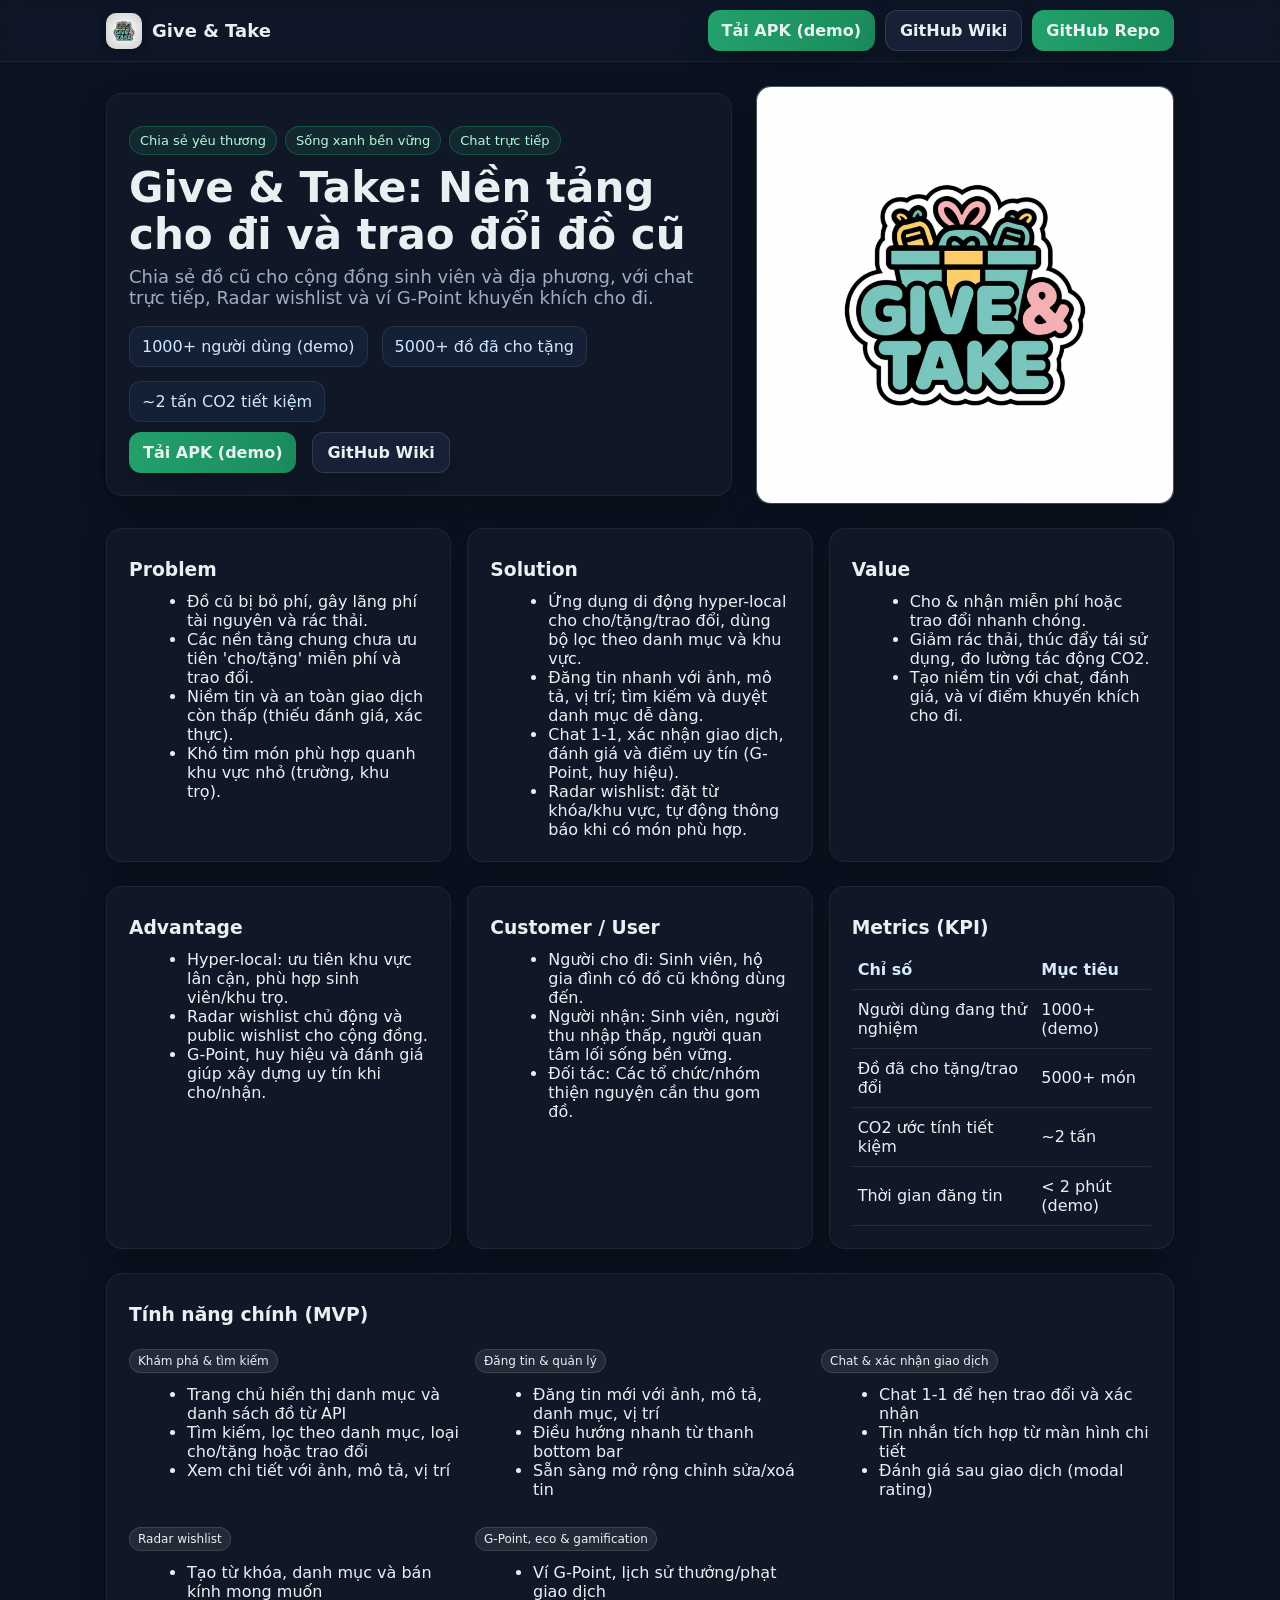
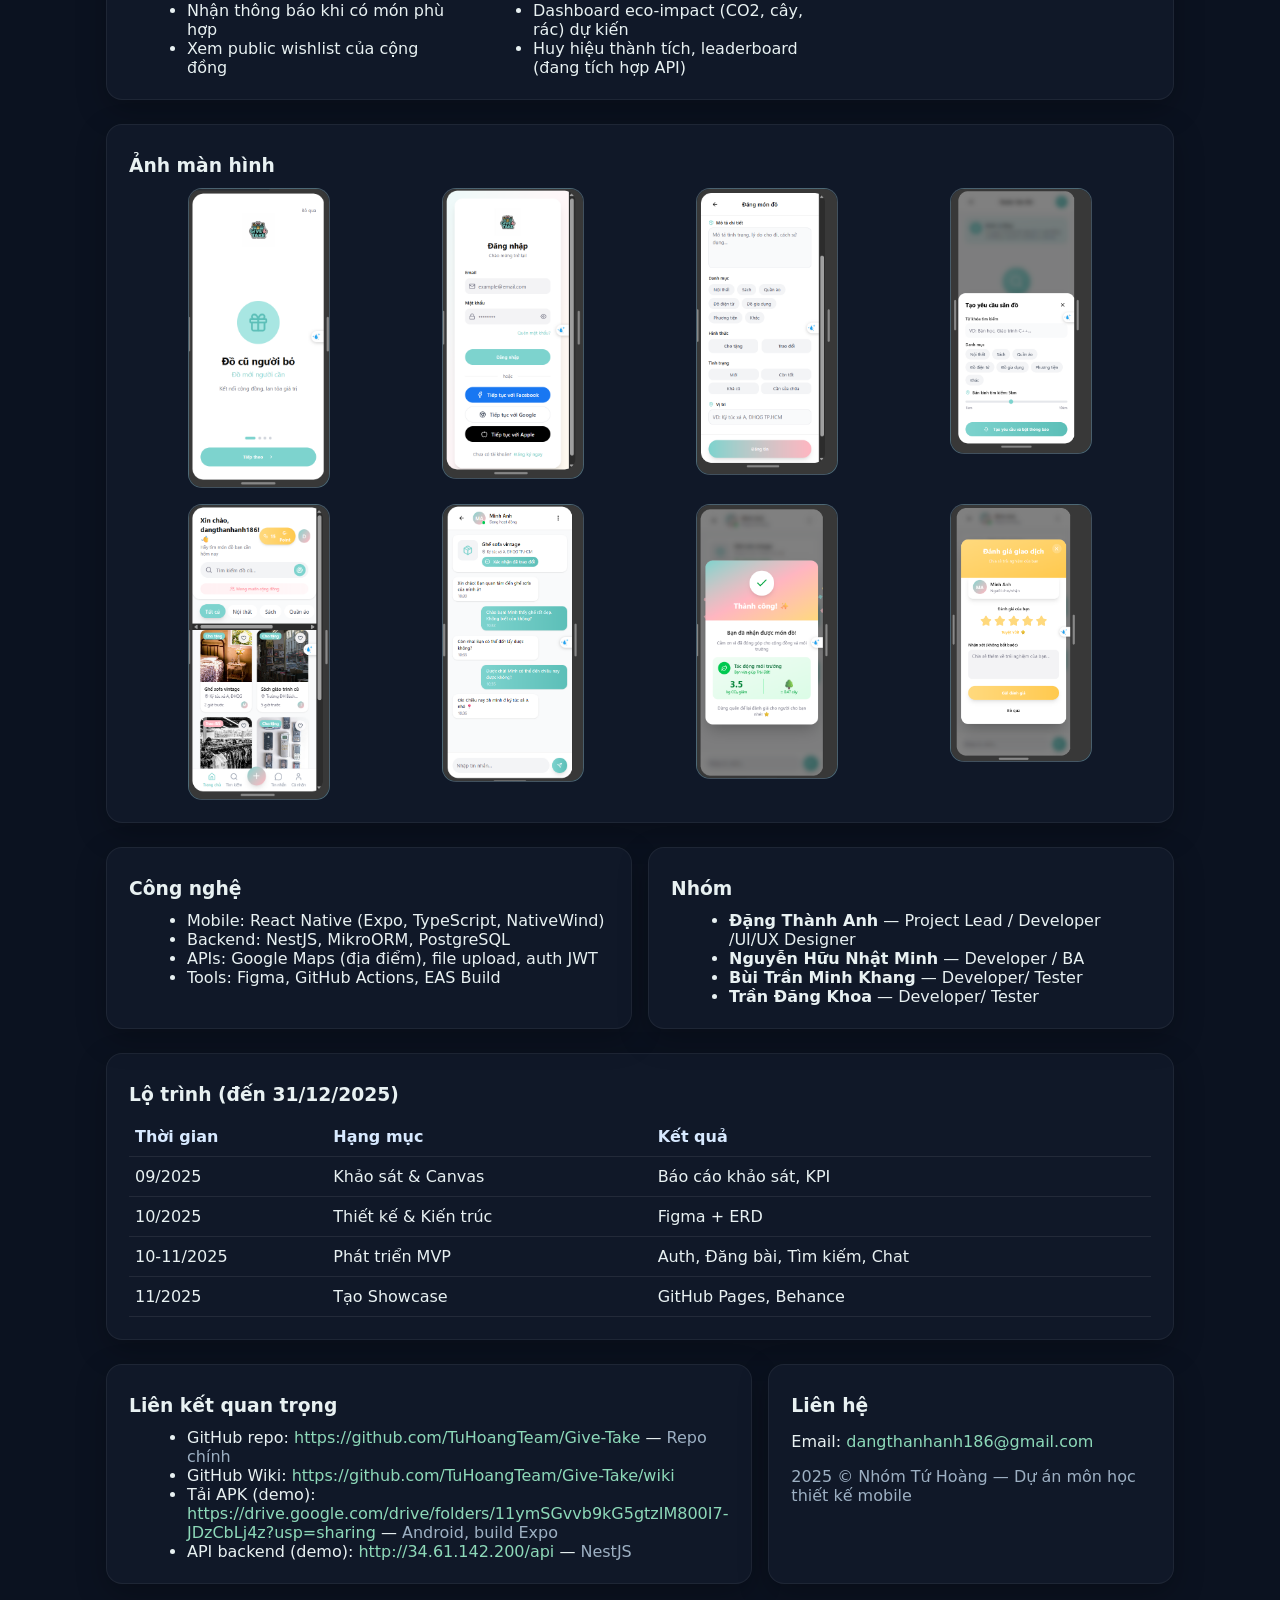
<file: index.html>
<!DOCTYPE html>
<html lang="vi">
<head>
  <meta charset="utf-8" />
  <meta name="viewport" content="width=device-width, initial-scale=1" />
  <title data-slot="meta.title">Project — Showcase</title>
  <meta name="description" content="Give & Take — chia sẻ yêu thương, sống xanh bền vững. Thông tin demo APK, Wiki và GitHub repo được cấu hình ngay bên dưới.">
  <link rel="stylesheet" href="assets/css/style.css">
</head>
<body>
  <header class="nav">
    <div class="nav__wrap">
      <div class="brand">
        <div class="logo" aria-hidden="true" data-slot="brand.logo"></div>
        <h1 data-slot="brand.name">ProjectName</h1>
      </div>
      <div class="cta" data-slot="nav.cta">
        </div>
    </div>
  </header>

  <main>
    <section class="hero">
      <div class="card">
        <div class="badges" data-slot="hero.badges"></div>
        <h2 data-slot="hero.title">Tiêu đề dự án</h2>
        <p class="lead" data-slot="hero.lead">Mô tả ngắn gọn về sản phẩm: tập trung vào giá trị và đối tượng.</p>
        <div class="kpi" data-slot="hero.kpis"></div>
        <div class="foot" data-slot="hero.cta"></div>
      </div>
      <div class="media">
        <img src="" alt="App mockup" style="width:100%;border-radius:14px;box-shadow:var(--shadow);" data-slot="hero.image">
      </div>
    </section>

    <section class="section grid cols-3">
      <div class="card">
        <h3>Problem</h3>
        <ul data-slot="problem.items"></ul>
      </div>
      <div class="card">
        <h3>Solution</h3>
        <ul data-slot="solution.items"></ul>
      </div>
      <div class="card">
        <h3>Value</h3>
        <ul data-slot="value.items"></ul>
      </div>
    </section>

    <section class="section grid cols-3">
      <div class="card">
        <h3>Advantage</h3>
        <ul data-slot="advantage.items"></ul>
      </div>
      <div class="card">
        <h3>Customer / User</h3>
        <ul data-slot="customer.items"></ul>
      </div>
      <div class="card">
        <h3>Metrics (KPI)</h3>
        <table>
          <thead><tr><th>Chỉ số</th><th>Mục tiêu</th></tr></thead>
          <tbody data-slot="metrics.rows"></tbody>
        </table>
      </div>
    </section>

    <section id="features" class="section card">
      <h3>Tính năng chính (MVP)</h3>
      <div class="grid cols-3" data-slot="features.columns"></div>
    </section>

    <section id="screens" class="section">
      <div class="card">
        <h3>Ảnh màn hình</h3>
        <div style="max-width: 1000px; margin: 0 auto">
          <div style="display:grid; grid-template-columns:repeat(4, 1fr); gap:16px" data-slot="screenshots.grid"></div>
        </div>
      </div>
    </section>

    <section class="section grid cols-2">
      <div class="card">
        <h3>Công nghệ</h3>
        <ul data-slot="tech.items"></ul>
      </div>
      <div class="card">
        <h3>Nhóm</h3>
        <ul data-slot="team.members"></ul>
      </div>
    </section>

    <section class="section card">
      <h3>Lộ trình (đến 31/12/2025)</h3>
      <table>
        <thead>
          <tr><th>Thời gian</th><th>Hạng mục</th><th>Kết quả</th></tr>
        </thead>
        <tbody>
          <tr><td>09/2025</td><td>Khảo sát & Canvas</td><td>Báo cáo khảo sát, KPI</td></tr>
          <tr><td>10/2025</td><td>Thiết kế & Kiến trúc</td><td>Figma + ERD</td></tr>
          <tr><td>10-11/2025</td><td>Phát triển MVP</td><td>Auth, Đăng bài, Tìm kiếm, Chat</td></tr>
          <tr><td>11/2025</td><td>Tạo Showcase</td><td>GitHub Pages, Behance</td></tr>
        </tbody>
      </table>
    </section>

    <section id="download" class="section grid cols-2">
      <div class="card">
        <h3>Liên kết quan trọng</h3>
        <ul data-slot="links.items"></ul>
      </div>
      <div id="contact" class="card">
        <h3>Liên hệ</h3>
        <p data-slot="contact.primary"></p>
        <p class="muted" data-slot="footer.note"></p>
      </div>
    </section>
  </main>

  <script id="config" type="application/json">
  {
    "meta": {
      "title": "Give & Take — Showcase"
    },
    "brand": {
      "name": "Give & Take",
      "logo": "assets/image/Logo.png"
    },
    "nav": {
      "buttons": [
        {
          "label": "Tải APK (demo)",
          "href": "https://drive.google.com/drive/folders/11ymSGvvb9kG5gtzIM800I7-JDzCbLj4z?usp=sharing",
          "target": "_blank",
          "variant": "primary"
        },
        {
          "label": "GitHub Wiki",
          "href": "https://github.com/TuHoangTeam/Give-Take/wiki",
          "target": "_blank"
        },
        {
          "label": "GitHub Repo",
          "href": "https://github.com/TuHoangTeam/Give-Take",
          "target": "_blank",
          "variant": "primary"
        }
      ]
    },
    "hero": {
      "badges": [
        "Chia sẻ yêu thương",
        "Sống xanh bền vững",
        "Chat trực tiếp"
      ],
      "title": "Give & Take: Nền tảng cho đi và trao đổi đồ cũ",
      "lead": "Chia sẻ đồ cũ cho cộng đồng sinh viên và địa phương, với chat trực tiếp, Radar wishlist và ví G-Point khuyến khích cho đi.",
      "kpis": [
        "1000+ người dùng (demo)",
        "5000+ đồ đã cho tặng",
        "~2 tấn CO2 tiết kiệm"
      ],
      "cta": [
        {
          "label": "Tải APK (demo)",
          "href": "https://drive.google.com/drive/folders/11ymSGvvb9kG5gtzIM800I7-JDzCbLj4z?usp=sharing",
          "target": "_blank",
          "variant": "primary"
        },
        {
          "label": "GitHub Wiki",
          "href": "https://github.com/TuHoangTeam/Give-Take/wiki",
          "target": "_blank"
        }
      ],
      "image": "assets/image/Logo.png"
    },
    "problem": {
      "items": [
        "Đồ cũ bị bỏ phí, gây lãng phí tài nguyên và rác thải.",
        "Các nền tảng chung chưa ưu tiên 'cho/tặng' miễn phí và trao đổi.",
        "Niềm tin và an toàn giao dịch còn thấp (thiếu đánh giá, xác thực).",
        "Khó tìm món phù hợp quanh khu vực nhỏ (trường, khu trọ)."
      ]
    },
    "solution": {
      "items": [
        "Ứng dụng di động hyper-local cho cho/tặng/trao đổi, dùng bộ lọc theo danh mục và khu vực.",
        "Đăng tin nhanh với ảnh, mô tả, vị trí; tìm kiếm và duyệt danh mục dễ dàng.",
        "Chat 1-1, xác nhận giao dịch, đánh giá và điểm uy tín (G-Point, huy hiệu).",
        "Radar wishlist: đặt từ khóa/khu vực, tự động thông báo khi có món phù hợp."
      ]
    },
    "value": {
      "items": [
        "Cho & nhận miễn phí hoặc trao đổi nhanh chóng.",
        "Giảm rác thải, thúc đẩy tái sử dụng, đo lường tác động CO2.",
        "Tạo niềm tin với chat, đánh giá, và ví điểm khuyến khích cho đi."
      ]
    },
    "advantage": {
      "items": [
        "Hyper-local: ưu tiên khu vực lân cận, phù hợp sinh viên/khu trọ.",
        "Radar wishlist chủ động và public wishlist cho cộng đồng.",
        "G-Point, huy hiệu và đánh giá giúp xây dựng uy tín khi cho/nhận."
      ]
    },
    "customer": {
      "items": [
        "Người cho đi: Sinh viên, hộ gia đình có đồ cũ không dùng đến.",
        "Người nhận: Sinh viên, người thu nhập thấp, người quan tâm lối sống bền vững.",
        "Đối tác: Các tổ chức/nhóm thiện nguyện cần thu gom đồ."
      ]
    },
    "metrics": {
      "rows": [
        [
          "Người dùng đang thử nghiệm",
          "1000+ (demo)"
        ],
        [
          "Đồ đã cho tặng/trao đổi",
          "5000+ món"
        ],
        [
          "CO2 ước tính tiết kiệm",
          "~2 tấn"
        ],
        [
          "Thời gian đăng tin",
          "< 2 phút (demo)"
        ]
      ]
    },
    "features": {
      "columns": [
        {
          "title": "Khám phá & tìm kiếm",
          "bullets": [
            "Trang chủ hiển thị danh mục và danh sách đồ từ API",
            "Tìm kiếm, lọc theo danh mục, loại cho/tặng hoặc trao đổi",
            "Xem chi tiết với ảnh, mô tả, vị trí"
          ]
        },
        {
          "title": "Đăng tin & quản lý",
          "bullets": [
            "Đăng tin mới với ảnh, mô tả, danh mục, vị trí",
            "Điều hướng nhanh từ thanh bottom bar",
            "Sẵn sàng mở rộng chỉnh sửa/xoá tin"
          ]
        },
        {
          "title": "Chat & xác nhận giao dịch",
          "bullets": [
            "Chat 1-1 để hẹn trao đổi và xác nhận",
            "Tin nhắn tích hợp từ màn hình chi tiết",
            "Đánh giá sau giao dịch (modal rating)"
          ]
        },
        {
          "title": "Radar wishlist",
          "bullets": [
            "Tạo từ khóa, danh mục và bán kính mong muốn",
            "Nhận thông báo khi có món phù hợp",
            "Xem public wishlist của cộng đồng"
          ]
        },
        {
          "title": "G-Point, eco & gamification",
          "bullets": [
            "Ví G-Point, lịch sử thưởng/phạt giao dịch",
            "Dashboard eco-impact (CO2, cây, rác) dự kiến",
            "Huy hiệu thành tích, leaderboard (đang tích hợp API)"
          ]
        }
      ]
    },
    "screenshots": {
      "items": [
        { "src": "assets/image/welcome.png", "alt": "Onboarding" },
        { "src": "assets/image/SignIn.png", "alt": "Dang nhap" },
        { "src": "assets/image/PostItem.png", "alt": "Dang tin" },
        { "src": "assets/image/SearchItem.png", "alt": "Tim kiem" },
        { "src": "assets/image/ItemInformation.png", "alt": "Thong tin mon" },
        { "src": "assets/image/Chat.png", "alt": "Chat" },
        { "src": "assets/image/paymanage.png", "alt": "Vi G-Point" },
        { "src": "assets/image/Evaluate.png", "alt": "Danh gia" }
      ]
    },
    "tech": {
      "items": [
        "Mobile: React Native (Expo, TypeScript, NativeWind)",
        "Backend: NestJS, MikroORM, PostgreSQL",
        "APIs: Google Maps (địa điểm), file upload, auth JWT",
        "Tools: Figma, GitHub Actions, EAS Build"
      ]
    },
    "team": {
      "members": [
        {
          "name": "Đặng Thành Anh",
          "role": "Project Lead / Developer /UI/UX Designer"
        },
        {
          "name": "Nguyễn Hữu Nhật Minh",
          "role": "Developer / BA "
        },
        {
          "name": "Bùi Trần Minh Khang",
          "role": "Developer/ Tester"
        },
        {
          "name": "Trần Đăng Khoa",
          "role": "Developer/ Tester"
        }
      ]
    },
    "roadmap": {
      "rows": [
        [
          "09/2025",
          "Nghiên cứu & Khảo sát",
          "Hoàn thành Báo cáo khảo sát, Business Model Canvas"
        ],
        [
          "10/2025",
          "Thiết kế (UX/UI)",
          "Hoàn thành User Flows, Fimga Prototype"
        ],
        [
          "10-11/2025",
          "Phát triển MVP",
          "Các tính năng: Đăng nhập, Đăng tin, Tìm kiếm, Chat"
        ],
        [
          "11/2025",
          "Ra mắt & Showcase",
          "Triển khai GitHub Pages, bắt đầu thu thập feedback"
        ]
      ]
    },
    "links": {
      "items": [
        {
          "label": "GitHub repo",
          "href": "https://github.com/TuHoangTeam/Give-Take",
          "note": "Repo chính"
        },
        {
          "label": "GitHub Wiki",
          "href": "https://github.com/TuHoangTeam/Give-Take/wiki"
        },
        {
          "label": "Tải APK (demo)",
          "href": "https://drive.google.com/drive/folders/11ymSGvvb9kG5gtzIM800I7-JDzCbLj4z?usp=sharing",
          "note": "Android, build Expo"
        },
        {
          "label": "API backend (demo)",
          "href": "http://34.61.142.200/api",
          "note": "NestJS"
        }
      ]
    },
    "contact": {
      "primary": "Email: <a href='mailto:dangthanhanh186@gmail.com'>dangthanhanh186@gmail.com</a>",
      "footerNote": "2025 © Nhóm Tứ Hoàng — Dự án môn học thiết kế mobile"
    }
  }
  </script>

  <script>
  (function(){
    // Helpers
    const $ = (sel) => document.querySelector(sel);
    const $$ = (sel) => Array.from(document.querySelectorAll(sel));

    function fillText(slot, text) {
      const el = document.querySelector(`[data-slot="${slot}"]`);
      if (el && text != null) el.textContent = text;
    }

    function fillHTML(slot, html) {
      const el = document.querySelector(`[data-slot="${slot}"]`);
      if (el && html != null) el.innerHTML = html;
    }

    function fillImage(slot, src, alt) {
      const el = document.querySelector(`[data-slot="${slot}"]`);
      if (el && src) { el.src = src; if (alt) el.alt = alt; }
    }

    function listToUL(slot, items) {
      const ul = document.querySelector(`[data-slot="${slot}"]`);
      if (!ul || !Array.isArray(items)) return;
      ul.innerHTML = items.map(li => `<li>${li}</li>`).join("");
    }

    function chips(slot, items) {
      const wrap = document.querySelector(`[data-slot="${slot}"]`);
      if (!wrap || !Array.isArray(items)) return;
      wrap.innerHTML = items.map(t => `<div class="chip">${t}</div>`).join("");
    }

    function badges(slot, items) {
      const wrap = document.querySelector(`[data-slot="${slot}"]`);
      if (!wrap || !Array.isArray(items)) return;
      wrap.innerHTML = items.map(t => `<span class="badge">${t}</span>`).join("");
    }

    function tableRows(slot, rows) {
      const tbody = document.querySelector(`[data-slot="${slot}"]`);
      if (!tbody || !Array.isArray(rows)) return;
      tbody.innerHTML = rows.map(r => `<tr><td>${r[0]}</td><td>${r[1]}</td></tr>`).join("");
    }

    function featuresCols(slot, cols) {
      const grid = document.querySelector(`[data-slot="${slot}"]`);
      if (!grid || !Array.isArray(cols)) return;
      grid.innerHTML = cols.map(c => `
        <div>
          <p class="pill">${c.title ?? ""}</p>
          <ul>${(c.bullets||[]).map(b=>`<li>${b}</li>`).join("")}</ul>
        </div>
      `).join("");
    }

    function screenshots(slot, items) {
      const grid = document.querySelector(`[data-slot="${slot}"]`);
      if (!grid || !Array.isArray(items)) return;
      grid.innerHTML = items.map(i => `<img src="${i.src}" alt="${i.alt||""}" class="media">`).join("");
    }

    function links(slot, items) {
      const ul = document.querySelector(`[data-slot="${slot}"]`);
      if (!ul || !Array.isArray(items)) return;
      ul.innerHTML = items.map(i => {
        const note = i.note ? ` — <span class="muted">${i.note}</span>` : "";
        return `<li>${i.label}: <a href="${i.href}" target="_blank" rel="noopener">${i.href}</a>${note}</li>`;
      }).join("");
    }

    function team(slot, members) {
      const ul = document.querySelector(`[data-slot="${slot}"]`);
      if (!ul || !Array.isArray(members)) return;
      ul.innerHTML = members.map(m => `<li><b>${m.name}</b> — ${m.role || ""}</li>`).join("");
    }

    function navButtons(slot, buttons) {
      const wrap = document.querySelector(`[data-slot="${slot}"]`);
      if (!wrap || !Array.isArray(buttons)) return;
      wrap.innerHTML = buttons.map(b => {
        const cls = `btn ${b.variant === 'primary' ? 'primary' : ''}`;
        const tgt = b.target ? ` target="${b.target}" rel="noopener"` : "";
        return `<a class="${cls}" href="${b.href}"${tgt}>${b.label}</a>`;
      }).join("");
    }

    // Read config JSON (inline). If you want to fetch external config.json, replace below.
    let cfg = {};
    try { cfg = JSON.parse(document.getElementById('config').textContent); }
    catch(e){ console.warn("Config JSON invalid", e); cfg = {}; }

    // THEME (optional) via cfg.theme
    if (cfg.theme && typeof cfg.theme === 'object') {
      const root = document.documentElement;
      Object.entries(cfg.theme).forEach(([k,v]) => root.style.setProperty(k, v));
    }

    // META & BRAND
    if (cfg.meta?.title) { document.title = cfg.meta.title; fillText("meta.title", cfg.meta.title); }
    fillText("brand.name", cfg.brand?.name || "ProjectName");
    if (cfg.brand?.logo) { document.querySelector('[data-slot="brand.logo"]').style.backgroundImage = `url('${cfg.brand.logo}')`; }

    // NAV
    navButtons("nav.cta", cfg.nav?.buttons || []);

    // HERO
    badges("hero.badges", cfg.hero?.badges || []);
    fillText("hero.title", cfg.hero?.title || "Tiêu đề dự án");
    fillText("hero.lead", cfg.hero?.lead || "");
    chips("hero.kpis", cfg.hero?.kpis || []);
    navButtons("hero.cta", cfg.hero?.cta || []);
    fillImage("hero.image", cfg.hero?.image || "", "App mockup");

    // SECTIONS
    listToUL("problem.items", cfg.problem?.items || []);
    listToUL("solution.items", cfg.solution?.items || []);
    listToUL("value.items", cfg.value?.items || []);
    listToUL("advantage.items", cfg.advantage?.items || []);
    listToUL("customer.items", cfg.customer?.items || []);
    tableRows("metrics.rows", cfg.metrics?.rows || []);
    featuresCols("features.columns", cfg.features?.columns || []);
    screenshots("screenshots.grid", cfg.screenshots?.items || []);
    listToUL("tech.items", cfg.tech?.items || []);
    team("team.members", cfg.team?.members || []);
    tableRows("roadmap.rows", cfg.roadmap?.rows || []); // Dòng này sẽ không chạy được vì không tìm thấy data-slot, nhưng không sao, nội dung tĩnh đã hiển thị
    links("links.items", cfg.links?.items || []);
    fillHTML("contact.primary", cfg.contact?.primary || "");
    fillText("footer.note", (cfg.contact?.footerNote || "").replace("{group}", cfg.brand?.name || "Nhóm"));
  })();
  </script>
</body>
</html>
</file>
<file: assets/css/style.css>
:root{
  --green:#22a06b;
  --green-2:#1b8c5d;
  --bg:#0b1220;
  --card:#101828;
  --muted:#9db0c3;
  --text:#e8f1f2;
  --accent:#8dd9b9;
  --warn:#ffb454;
  --shadow: 0 10px 30px rgba(0,0,0,.25);
  --radius:16px;
}

*{box-sizing:border-box}

html,body{
  margin:0;
  padding:0;
  background:var(--bg);
  color:var(--text);
  font-family:system-ui,-apple-system,Segoe UI,Roboto,Helvetica,Arial,"Apple Color Emoji","Segoe UI Emoji";
}

a{color:var(--accent);text-decoration:none}
a:hover{opacity:.9;text-decoration:underline}

header.nav{
  position:sticky;
  top:0;
  z-index:10;
  backdrop-filter:saturate(120%) blur(8px);
  background:rgba(16,24,40,.8);
  border-bottom:1px solid rgba(255,255,255,.06);
}

.nav__wrap{
  max-width:1100px;
  margin:auto;
  display:flex;
  align-items:center;
  justify-content:space-between;
  padding:10px 16px;
}

.brand{display:flex;gap:10px;align-items:center}

.logo{
  background:url('../logo.png') no-repeat center/contain;
  width:36px;
  height:36px;
  border-radius:10px;
  box-shadow: inset 0 0 20px rgba(0,0,0,.25), 0 2px 8px rgba(0,0,0,.25);
}

.brand h1{font-size:18px;margin:0}

.cta{display:flex;gap:10px;flex-wrap:wrap}

.btn{
  border:1px solid rgba(255,255,255,.12);
  background:#162036;
  color:var(--text);
  padding:10px 14px;
  border-radius:12px;
  display:inline-flex;
  gap:8px;
  align-items:center;
  justify-content:center;
  font-weight:600;
  transition:.2s;
  box-shadow: var(--shadow);
}

.btn.primary{background:linear-gradient(90deg,var(--green),var(--green-2));border:none}
.btn:hover{transform:translateY(-1px);filter:saturate(110%)}

main{max-width:1100px;margin:24px auto;padding:0 16px}

.hero{
  display:grid;
  grid-template-columns:1.2fr .8fr;
  gap:24px;
  align-items:center;
  margin-top:24px;
}

.card{
  background:var(--card);
  border:1px solid rgba(255,255,255,.06);
  border-radius:var(--radius);
  padding:22px;
  box-shadow:var(--shadow)
}

.hero h2{font-size:42px;line-height:1.12;margin:.2em 0}
.hero p.lead{color:var(--muted);font-size:18px;margin:0 0 18px 0}

.badges{display:flex;flex-wrap:wrap;gap:8px;margin:10px 0 4px}

.badge{
  background:rgba(34,160,107,.12);
  color:#b8f6db;
  border:1px solid rgba(34,160,107,.35);
  padding:6px 10px;
  border-radius:999px;
  font-size:13px
}

.grid{display:grid;gap:16px}
.grid.cols-3{grid-template-columns:repeat(3,1fr)}
.grid.cols-2{grid-template-columns:repeat(2,1fr)}

h3{margin:8px 0 12px 0}

.kpi{display:flex;gap:14px;flex-wrap:wrap}
.kpi .chip{
  padding:10px 12px;
  border-radius:12px;
  background:#132036;
  border:1px solid rgba(255,255,255,.08);
  color:#cfe7ff
}

.section{margin-top:24px}
ul{margin:0 0 0 18px}
.muted{color:var(--muted)}

.media{
  width: 100%;
  max-width: 100%;
  border-radius:14px;
  background:linear-gradient(135deg,#123,#245);
  border:1px solid rgba(255,255,255,.2);
}

img.media { 
  display:block; 
  height:auto; 
  object-fit:contain; 
  width:60%; 
  margin:0 auto; 
}

div.media { 
  aspect-ratio:16/9; 
  display:grid; 
  place-items:center; 
  color:#bcd; 
  font-size:14px; 
}

.foot{display:flex;gap:16px;flex-wrap:wrap;margin-top:10px}
footer{max-width:1100px;margin:40px auto;padding:0 16px 40px;color:#b6c7d9}

table{width:100%;border-collapse:collapse}
th,td{border-bottom:1px solid rgba(255,255,255,.08);padding:10px 6px;text-align:left}
th{color:#d7e9ff}

.pill{
  display:inline-block;
  padding:4px 8px;
  border-radius:999px;
  background:rgba(255,255,255,.08);
  border:1px solid rgba(255,255,255,.12);
  font-size:12px
}

@media (max-width:900px){
  .hero{grid-template-columns:1fr}
  .grid.cols-3{grid-template-columns:1fr}
  .grid.cols-2{grid-template-columns:1fr}
}
</file>
